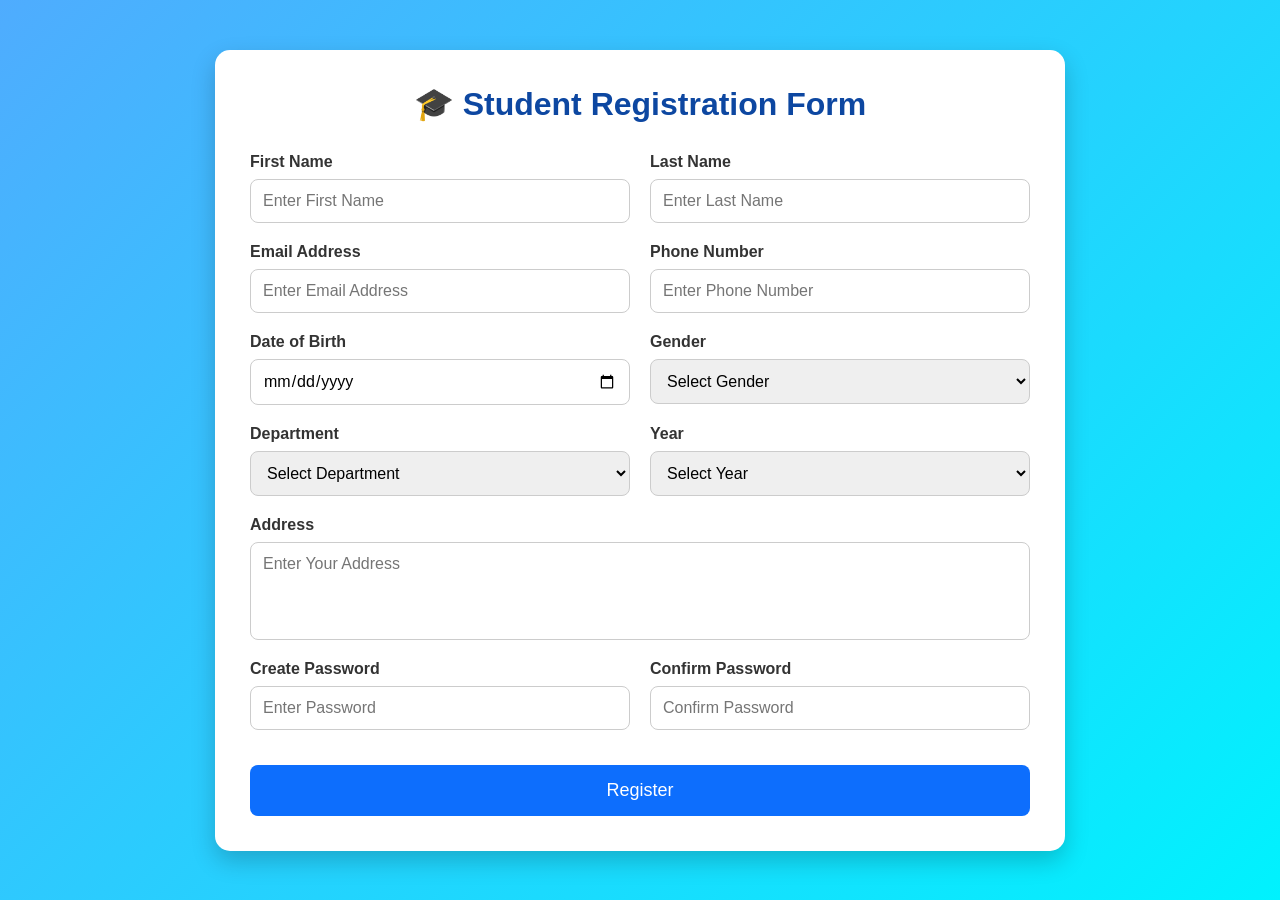
<file: index.html>
<!DOCTYPE html>
<html lang="en">
<head>
<meta charset="UTF-8">
<meta name="viewport" content="width=device-width, initial-scale=1.0">
<title>Student Registration</title>

<style>
*{
    margin:0;
    padding:0;
    box-sizing:border-box;
    font-family:Arial, Helvetica, sans-serif;
}

body{
    min-height:100vh;
    display:flex;
    justify-content:center;
    align-items:center;
    background:linear-gradient(135deg,#4facfe,#00f2fe);
    padding:20px;
}

.container{
    width:850px;
    background:#fff;
    border-radius:15px;
    box-shadow:0 10px 25px rgba(0,0,0,0.2);
    padding:35px;
}

h1{
    text-align:center;
    color:#0d47a1;
    margin-bottom:30px;
}

.row{
    display:flex;
    gap:20px;
    margin-bottom:20px;
}

.input-box{
    flex:1;
    display:flex;
    flex-direction:column;
}

label{
    margin-bottom:8px;
    font-weight:bold;
    color:#333;
}

input,
select,
textarea{
    width:100%;
    padding:12px;
    border:1px solid #ccc;
    border-radius:8px;
    font-size:16px;
    outline:none;
    transition:0.3s;
}

input:focus,
select:focus,
textarea:focus{
    border-color:#2196f3;
    box-shadow:0 0 8px rgba(33,150,243,0.3);
}

textarea{
    resize:none;
}

button{
    width:100%;
    padding:15px;
    background:#0d6efd;
    color:white;
    border:none;
    border-radius:8px;
    font-size:18px;
    cursor:pointer;
    transition:0.3s;
    margin-top:15px;
}

button:hover{
    background:#084ec2;
}

@media(max-width:768px){
    .container{
        width:100%;
    }

    .row{
        flex-direction:column;
    }
}
</style>

</head>
<body>

<div class="container">

<h1>🎓 Student Registration Form</h1>

<form>

<div class="row">

<div class="input-box">
<label>First Name</label>
<input type="text" placeholder="Enter First Name" required>
</div>

<div class="input-box">
<label>Last Name</label>
<input type="text" placeholder="Enter Last Name" required>
</div>

</div>

<div class="row">

<div class="input-box">
<label>Email Address</label>
<input type="email" placeholder="Enter Email Address" required>
</div>

<div class="input-box">
<label>Phone Number</label>
<input type="tel" placeholder="Enter Phone Number" required>
</div>

</div>

<div class="row">

<div class="input-box">
<label>Date of Birth</label>
<input type="date" required>
</div>

<div class="input-box">
<label>Gender</label>
<select required>
<option value="">Select Gender</option>
<option>Male</option>
<option>Female</option>
<option>Other</option>
</select>
</div>

</div>

<div class="row">

<div class="input-box">
<label>Department</label>
<select required>
<option value="">Select Department</option>
<option>Computer Science</option>
<option>Information Technology</option>
<option>Artificial Intelligence</option>
<option>Cyber Security</option>
<option>Electronics</option>
<option>Mechanical</option>
<option>Civil</option>
</select>
</div>

<div class="input-box">
<label>Year</label>
<select required>
<option value="">Select Year</option>
<option>I Year</option>
<option>II Year</option>
<option>III Year</option>
<option>IV Year</option>
</select>
</div>

</div>

<div class="input-box" style="margin-bottom:20px;">
<label>Address</label>
<textarea rows="4" placeholder="Enter Your Address"></textarea>
</div>

<div class="row">

<div class="input-box">
<label>Create Password</label>
<input type="password" placeholder="Enter Password" required>
</div>

<div class="input-box">
<label>Confirm Password</label>
<input type="password" placeholder="Confirm Password" required>
</div>

</div>

<button type="submit">Register</button>

</form>

</div>

</body>
</html>
</file>
